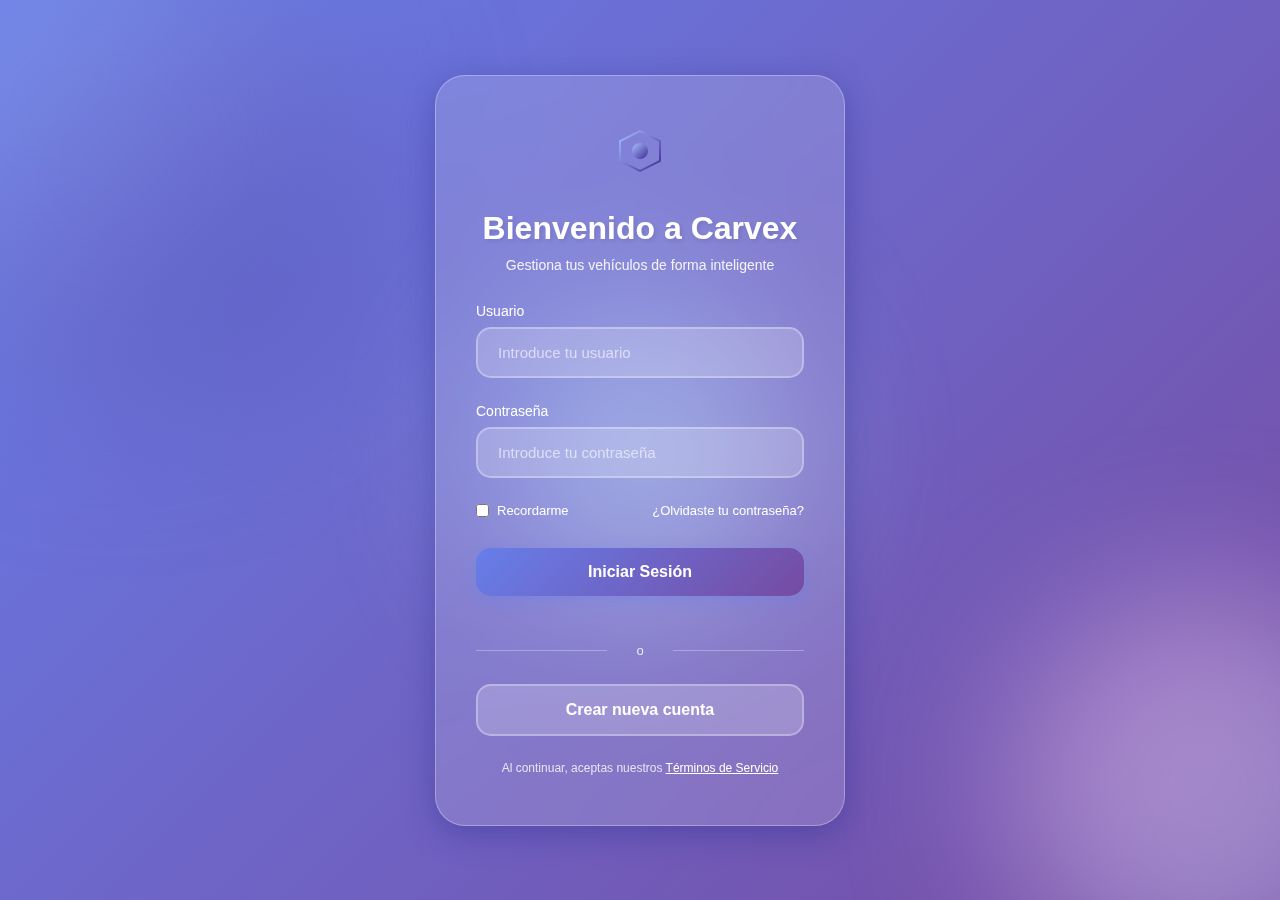
<file: index.html>
<!DOCTYPE html>
<html lang="es">
<head>
    <meta charset="UTF-8">
    <meta name="viewport" content="width=device-width, initial-scale=1.0">
    <title>Carvex - Inicio de Sesión</title>
    <link rel="stylesheet" href="css/login.css">
</head>
<body>
    <div class="background">
        <div class="shape"></div>
        <div class="shape"></div>
        <div class="shape"></div>
    </div>

    <div class="container">
        <div class="login-card">
            <div class="logo">
                <svg width="60" height="60" viewBox="0 0 60 60" fill="none" xmlns="http://www.w3.org/2000/svg">
                    <path d="M30 5L50 15V35L30 45L10 35V15L30 5Z" stroke="url(#gradient)" stroke-width="2" fill="none"/>
                    <circle cx="30" cy="25" r="8" fill="url(#gradient)"/>
                    <defs>
                        <linearGradient id="gradient" x1="0%" y1="0%" x2="100%" y2="100%">
                            <stop offset="0%" style="stop-color:#a8c0ff;stop-opacity:1" />
                            <stop offset="100%" style="stop-color:#3f2b96;stop-opacity:1" />
                        </linearGradient>
                    </defs>
                </svg>
            </div>

            <h1>Bienvenido a Carvex</h1>
            <p class="subtitle">Gestiona tus vehículos de forma inteligente</p>

            <form id="loginForm">
                <div class="input-group">
                    <label for="username">Usuario</label>
                    <input type="text" id="username" name="username" required placeholder="Introduce tu usuario">
                </div>

                <div class="input-group">
                    <label for="password">Contraseña</label>
                    <input type="password" id="password" name="password" required placeholder="Introduce tu contraseña">
                </div>

                <div class="remember-forgot">
                    <label class="remember">
                        <input type="checkbox" id="remember">
                        <span>Recordarme</span>
                    </label>
                    <a href="#" class="forgot">¿Olvidaste tu contraseña?</a>
                </div>

                <button type="submit" class="login-btn">Iniciar Sesión</button>

                <div class="divider">
                    <span>o</span>
                </div>

                <button type="button" class="register-btn" id="registerBtn">Crear nueva cuenta</button>
            </form>

            <div class="footer-text">
                <p>Al continuar, aceptas nuestros <a href="#">Términos de Servicio</a></p>
            </div>
        </div>
    </div>

    <script src="js/login.js"></script>
</body>
</html>
</file>
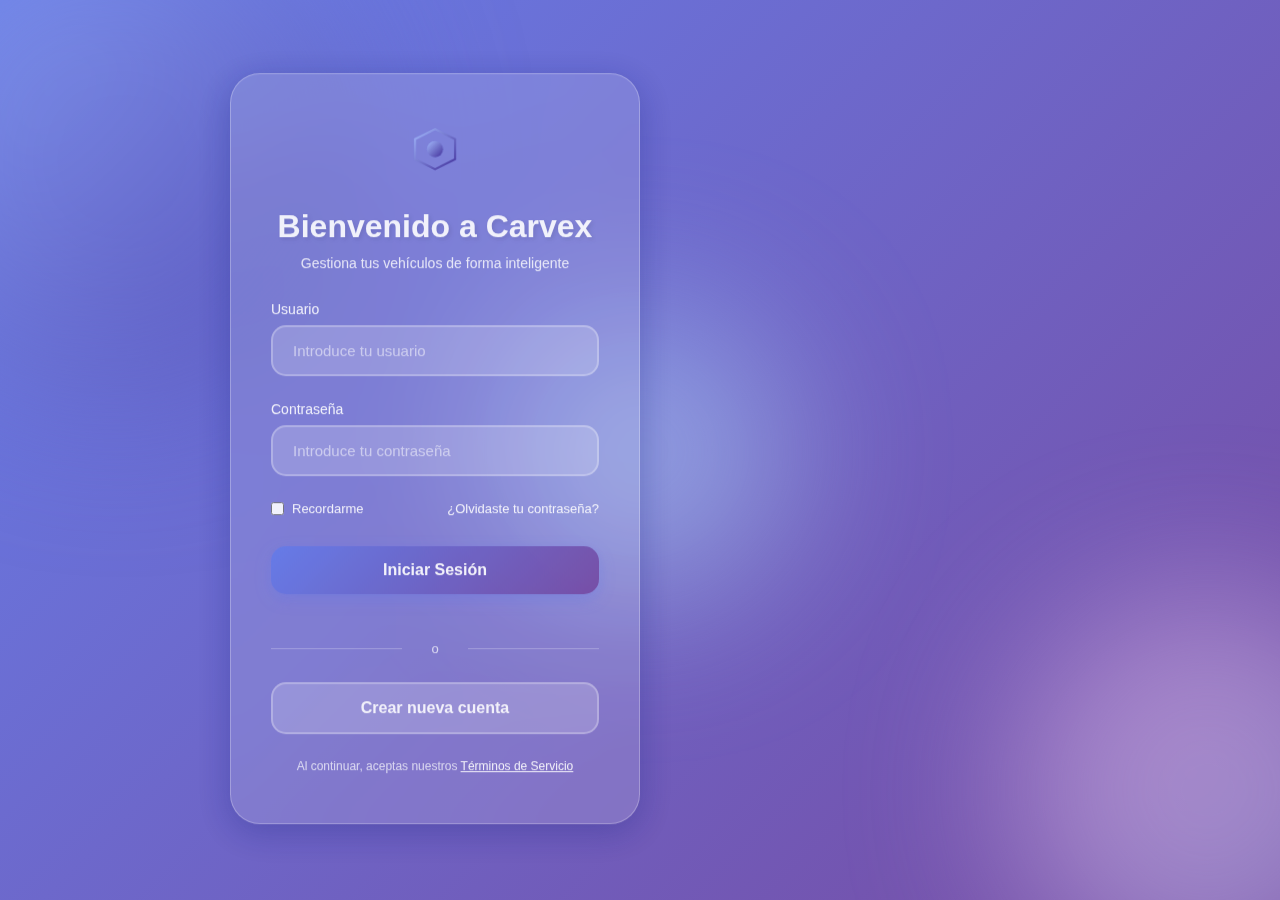
<file: dashboard.html>
<!DOCTYPE html>
<html lang="es">
<head>
    <meta charset="UTF-8">
    <meta name="viewport" content="width=device-width, initial-scale=1.0">
    <title>Carvex - Dashboard</title>
    <link rel="stylesheet" href="css/dashboard.css">
</head>
<body>
    <!-- Navbar -->
    <nav class="navbar">
        <div class="nav-container">
            <div class="nav-brand">
                <svg width="40" height="40" viewBox="0 0 60 60" fill="none" xmlns="http://www.w3.org/2000/svg">
                    <path d="M30 5L50 15V35L30 45L10 35V15L30 5Z" stroke="white" stroke-width="2" fill="none"/>
                    <circle cx="30" cy="25" r="8" fill="white"/>
                </svg>
                <span>Carvex</span>
            </div>
            <div class="nav-user">
                <span id="userGreeting">Bienvenido</span>
                <button class="logout-btn" id="logoutBtn">Cerrar Sesión</button>
            </div>
        </div>
    </nav>

    <!-- Main Content -->
    <div class="container">
        <!-- Stats Cards -->
        <div class="stats-grid">
            <div class="stat-card">
                <div class="stat-icon" style="background: linear-gradient(135deg, #667eea 0%, #764ba2 100%);">
                    <svg width="30" height="30" fill="white" viewBox="0 0 24 24">
                        <path d="M18.92 6.01C18.72 5.42 18.16 5 17.5 5h-11c-.66 0-1.21.42-1.42 1.01L3 12v8c0 .55.45 1 1 1h1c.55 0 1-.45 1-1v-1h12v1c0 .55.45 1 1 1h1c.55 0 1-.45 1-1v-8l-2.08-5.99zM6.5 16c-.83 0-1.5-.67-1.5-1.5S5.67 13 6.5 13s1.5.67 1.5 1.5S7.33 16 6.5 16zm11 0c-.83 0-1.5-.67-1.5-1.5s.67-1.5 1.5-1.5 1.5.67 1.5 1.5-.67 1.5-1.5 1.5zM5 11l1.5-4.5h11L19 11H5z"/>
                    </svg>
                </div>
                <div class="stat-info">
                    <h3 id="totalVehicles">0</h3>
                    <p>Vehículos Totales</p>
                </div>
            </div>

            <div class="stat-card">
                <div class="stat-icon" style="background: linear-gradient(135deg, #f093fb 0%, #f5576c 100%);">
                    <svg width="30" height="30" fill="white" viewBox="0 0 24 24">
                        <path d="M12 2C6.48 2 2 6.48 2 12s4.48 10 10 10 10-4.48 10-10S17.52 2 12 2zm-2 15l-5-5 1.41-1.41L10 14.17l7.59-7.59L19 8l-9 9z"/>
                    </svg>
                </div>
                <div class="stat-info">
                    <h3 id="activeVehicles">0</h3>
                    <p>ITV al Día</p>
                </div>
            </div>

            <div class="stat-card">
                <div class="stat-icon" style="background: linear-gradient(135deg, #fbc2eb 0%, #a6c1ee 100%);">
                    <svg width="30" height="30" fill="white" viewBox="0 0 24 24">
                        <path d="M12 2C6.48 2 2 6.48 2 12s4.48 10 10 10 10-4.48 10-10S17.52 2 12 2zm0 18c-4.41 0-8-3.59-8-8s3.59-8 8-8 8 3.59 8 8-3.59 8-8 8zm-1-13h2v6h-2zm0 8h2v2h-2z"/>
                    </svg>
                </div>
                <div class="stat-info">
                    <h3 id="pendingITV">0</h3>
                    <p>ITV Pendientes</p>
                </div>
            </div>
        </div>

        <!-- Action Section -->
        <div class="action-section">
            <h2>Mis Vehículos</h2>
            <button class="add-btn" id="addVehicleBtn">
                <svg width="20" height="20" fill="white" viewBox="0 0 24 24">
                    <path d="M19 13h-6v6h-2v-6H5v-2h6V5h2v6h6v2z"/>
                </svg>
                Añadir Vehículo
            </button>
        </div>

        <!-- Vehicles Grid -->
        <div class="vehicles-grid" id="vehiclesGrid">
            <!-- Los vehículos se cargarán dinámicamente aquí -->
        </div>

        <!-- Empty State -->
        <div class="empty-state" id="emptyState">
            <svg width="120" height="120" fill="none" viewBox="0 0 24 24" stroke="currentColor">
                <path stroke-linecap="round" stroke-linejoin="round" stroke-width="1" d="M19 11H5m14 0a2 2 0 012 2v6a2 2 0 01-2 2H5a2 2 0 01-2-2v-6a2 2 0 012-2m14 0V9a2 2 0 00-2-2M5 11V9a2 2 0 012-2m0 0V5a2 2 0 012-2h6a2 2 0 012 2v2M7 7h10"/>
            </svg>
            <h3>No tienes vehículos registrados</h3>
            <p>Comienza añadiendo tu primer vehículo</p>
        </div>
    </div>

    <!-- Modal para añadir/editar vehículo -->
    <div class="modal" id="vehicleModal">
        <div class="modal-content">
            <div class="modal-header">
                <h2 id="modalTitle">Añadir Vehículo</h2>
                <button class="close-btn" id="closeModal">&times;</button>
            </div>
            <form id="vehicleForm">
                <div class="form-grid">
                    <div class="form-group">
                        <label for="brand">Marca</label>
                        <input type="text" id="brand" required placeholder="Ej: Toyota">
                    </div>

                    <div class="form-group">
                        <label for="model">Modelo</label>
                        <input type="text" id="model" required placeholder="Ej: Corolla">
                    </div>

                    <div class="form-group">
                        <label for="year">Año</label>
                        <input type="number" id="year" required placeholder="Ej: 2020" min="1900" max="2099">
                    </div>

                    <div class="form-group">
                        <label for="plate">Matrícula</label>
                        <input type="text" id="plate" required placeholder="Ej: 1234ABC">
                    </div>

                    <div class="form-group">
                        <label for="color">Color</label>
                        <input type="text" id="color" placeholder="Ej: Rojo">
                    </div>

                    <div class="form-group">
                        <label for="km">Kilometraje</label>
                        <input type="number" id="km" placeholder="Ej: 50000" min="0">
                    </div>

                    <div class="form-group full-width">
                        <label for="lastITV">Última ITV</label>
                        <input type="date" id="lastITV">
                    </div>

                    <div class="form-group full-width">
                        <label for="nextITV">Próxima ITV</label>
                        <input type="date" id="nextITV" required>
                    </div>

                    <div class="form-group full-width">
                        <label for="notes">Notas</label>
                        <textarea id="notes" rows="3" placeholder="Añade notas adicionales sobre el vehículo..."></textarea>
                    </div>
                </div>

                <div class="form-actions">
                    <button type="button" class="cancel-btn" id="cancelBtn">Cancelar</button>
                    <button type="submit" class="submit-btn">Guardar</button>
                </div>
            </form>
        </div>
    </div>

    <script src="js/dashboard.js"></script>
</body>
</html>
</file>
<file: css/login.css>
* {
    margin: 0;
    padding: 0;
    box-sizing: border-box;
}

body {
    font-family: 'Segoe UI', Tahoma, Geneva, Verdana, sans-serif;
    overflow: hidden;
    background: linear-gradient(135deg, #667eea 0%, #764ba2 100%);
    min-height: 100vh;
    display: flex;
    align-items: center;
    justify-content: center;
}

.background {
    position: fixed;
    width: 100vw;
    height: 100vh;
    top: 0;
    left: 0;
    overflow: hidden;
    z-index: 0;
}

.shape {
    position: absolute;
    border-radius: 50%;
    filter: blur(80px);
    opacity: 0.5;
    animation: float 20s infinite ease-in-out;
}

.shape:nth-child(1) {
    width: 500px;
    height: 500px;
    background: linear-gradient(135deg, #a8c0ff 0%, #3f2b96 100%);
    top: -10%;
    left: -10%;
    animation-delay: 0s;
}

.shape:nth-child(2) {
    width: 400px;
    height: 400px;
    background: linear-gradient(135deg, #fbc2eb 0%, #a6c1ee 100%);
    bottom: -10%;
    right: -10%;
    animation-delay: 5s;
}

.shape:nth-child(3) {
    width: 300px;
    height: 300px;
    background: linear-gradient(135deg, #a1c4fd 0%, #c2e9fb 100%);
    top: 50%;
    left: 50%;
    transform: translate(-50%, -50%);
    animation-delay: 10s;
}

@keyframes float {
    0%, 100% {
        transform: translate(0, 0) scale(1);
    }
    25% {
        transform: translate(50px, -50px) scale(1.1);
    }
    50% {
        transform: translate(-30px, 30px) scale(0.9);
    }
    75% {
        transform: translate(40px, 40px) scale(1.05);
    }
}

.container {
    position: relative;
    z-index: 1;
    width: 100%;
    max-width: 450px;
    padding: 20px;
}

.login-card {
    background: rgba(255, 255, 255, 0.15);
    backdrop-filter: blur(20px);
    border-radius: 30px;
    padding: 50px 40px;
    border: 1px solid rgba(255, 255, 255, 0.3);
    box-shadow: 0 8px 32px 0 rgba(31, 38, 135, 0.37);
    animation: slideUp 0.6s ease-out;
}

@keyframes slideUp {
    from {
        opacity: 0;
        transform: translateY(50px);
    }
    to {
        opacity: 1;
        transform: translateY(0);
    }
}

.logo {
    text-align: center;
    margin-bottom: 20px;
    animation: pulse 2s infinite;
}

@keyframes pulse {
    0%, 100% {
        transform: scale(1);
    }
    50% {
        transform: scale(1.05);
    }
}

h1 {
    color: white;
    text-align: center;
    font-size: 32px;
    font-weight: 700;
    margin-bottom: 10px;
    text-shadow: 2px 2px 4px rgba(0, 0, 0, 0.1);
}

.subtitle {
    color: rgba(255, 255, 255, 0.9);
    text-align: center;
    font-size: 14px;
    margin-bottom: 30px;
    font-weight: 300;
}

.input-group {
    margin-bottom: 25px;
}

.input-group label {
    display: block;
    color: white;
    font-size: 14px;
    margin-bottom: 8px;
    font-weight: 500;
}

.input-group input {
    width: 100%;
    padding: 15px 20px;
    border: 2px solid rgba(255, 255, 255, 0.3);
    border-radius: 15px;
    background: rgba(255, 255, 255, 0.2);
    color: white;
    font-size: 15px;
    transition: all 0.3s ease;
    outline: none;
}

.input-group input::placeholder {
    color: rgba(255, 255, 255, 0.6);
}

.input-group input:focus {
    border-color: rgba(255, 255, 255, 0.6);
    background: rgba(255, 255, 255, 0.25);
    transform: translateY(-2px);
    box-shadow: 0 5px 15px rgba(0, 0, 0, 0.2);
}

.remember-forgot {
    display: flex;
    justify-content: space-between;
    align-items: center;
    margin-bottom: 30px;
    font-size: 13px;
}

.remember {
    display: flex;
    align-items: center;
    color: white;
    cursor: pointer;
}

.remember input {
    margin-right: 8px;
    cursor: pointer;
}

.forgot {
    color: white;
    text-decoration: none;
    transition: opacity 0.3s ease;
}

.forgot:hover {
    opacity: 0.8;
    text-decoration: underline;
}

.login-btn, .register-btn {
    width: 100%;
    padding: 15px;
    border: none;
    border-radius: 15px;
    font-size: 16px;
    font-weight: 600;
    cursor: pointer;
    transition: all 0.3s ease;
    position: relative;
    overflow: hidden;
}

.login-btn {
    background: linear-gradient(135deg, #667eea 0%, #764ba2 100%);
    color: white;
    margin-bottom: 20px;
    box-shadow: 0 5px 15px rgba(102, 126, 234, 0.4);
}

.login-btn:hover {
    transform: translateY(-2px);
    box-shadow: 0 8px 20px rgba(102, 126, 234, 0.6);
}

.login-btn:active {
    transform: translateY(0);
}

.divider {
    text-align: center;
    margin: 25px 0;
    position: relative;
}

.divider::before,
.divider::after {
    content: '';
    position: absolute;
    top: 50%;
    width: 40%;
    height: 1px;
    background: rgba(255, 255, 255, 0.3);
}

.divider::before {
    left: 0;
}

.divider::after {
    right: 0;
}

.divider span {
    color: white;
    background: transparent;
    padding: 0 10px;
    font-size: 13px;
    opacity: 0.8;
}

.register-btn {
    background: rgba(255, 255, 255, 0.2);
    color: white;
    border: 2px solid rgba(255, 255, 255, 0.3);
}

.register-btn:hover {
    background: rgba(255, 255, 255, 0.3);
    transform: translateY(-2px);
}

.footer-text {
    text-align: center;
    margin-top: 25px;
    font-size: 12px;
    color: rgba(255, 255, 255, 0.8);
}

.footer-text a {
    color: white;
    text-decoration: underline;
}

/* Responsive Design */
@media (max-width: 768px) {
    .login-card {
        padding: 40px 30px;
    }

    h1 {
        font-size: 28px;
    }

    .shape {
        filter: blur(60px);
    }
}

@media (max-width: 480px) {
    .container {
        padding: 15px;
    }

    .login-card {
        padding: 30px 20px;
        border-radius: 20px;
    }

    h1 {
        font-size: 24px;
    }

    .subtitle {
        font-size: 13px;
    }
}
</file>
<file: css/dashboard.css>
* {
    margin: 0;
    padding: 0;
    box-sizing: border-box;
}

body {
    font-family: 'Segoe UI', Tahoma, Geneva, Verdana, sans-serif;
    background: linear-gradient(135deg, #667eea 0%, #764ba2 100%);
    min-height: 100vh;
    padding-bottom: 50px;
}

/* Navbar */
.navbar {
    background: rgba(255, 255, 255, 0.15);
    backdrop-filter: blur(20px);
    border-bottom: 1px solid rgba(255, 255, 255, 0.3);
    padding: 15px 0;
    position: sticky;
    top: 0;
    z-index: 100;
    box-shadow: 0 4px 15px rgba(0, 0, 0, 0.1);
}

.nav-container {
    max-width: 1400px;
    margin: 0 auto;
    padding: 0 20px;
    display: flex;
    justify-content: space-between;
    align-items: center;
}

.nav-brand {
    display: flex;
    align-items: center;
    gap: 12px;
    color: white;
    font-size: 24px;
    font-weight: 700;
}

.nav-user {
    display: flex;
    align-items: center;
    gap: 20px;
    color: white;
}

.logout-btn {
    padding: 10px 20px;
    background: rgba(255, 255, 255, 0.2);
    border: 2px solid rgba(255, 255, 255, 0.3);
    border-radius: 10px;
    color: white;
    font-weight: 500;
    cursor: pointer;
    transition: all 0.3s ease;
}

.logout-btn:hover {
    background: rgba(255, 255, 255, 0.3);
    transform: translateY(-2px);
}

/* Container */
.container {
    max-width: 1400px;
    margin: 30px auto;
    padding: 0 20px;
}

/* Stats Grid */
.stats-grid {
    display: grid;
    grid-template-columns: repeat(auto-fit, minmax(280px, 1fr));
    gap: 20px;
    margin-bottom: 40px;
}

.stat-card {
    background: rgba(255, 255, 255, 0.15);
    backdrop-filter: blur(20px);
    border-radius: 20px;
    padding: 25px;
    border: 1px solid rgba(255, 255, 255, 0.3);
    box-shadow: 0 8px 32px 0 rgba(31, 38, 135, 0.37);
    display: flex;
    align-items: center;
    gap: 20px;
    transition: all 0.3s ease;
    animation: fadeIn 0.5s ease-out;
}

.stat-card:hover {
    transform: translateY(-5px);
    box-shadow: 0 12px 40px rgba(0, 0, 0, 0.2);
}

.stat-icon {
    width: 60px;
    height: 60px;
    border-radius: 15px;
    display: flex;
    align-items: center;
    justify-content: center;
    flex-shrink: 0;
}

.stat-info h3 {
    font-size: 32px;
    color: white;
    font-weight: 700;
    margin-bottom: 5px;
}

.stat-info p {
    color: rgba(255, 255, 255, 0.9);
    font-size: 14px;
}

/* Action Section */
.action-section {
    display: flex;
    justify-content: space-between;
    align-items: center;
    margin-bottom: 30px;
}

.action-section h2 {
    color: white;
    font-size: 28px;
    font-weight: 700;
}

.add-btn {
    padding: 12px 25px;
    background: linear-gradient(135deg, #667eea 0%, #764ba2 100%);
    border: none;
    border-radius: 12px;
    color: white;
    font-weight: 600;
    font-size: 15px;
    cursor: pointer;
    display: flex;
    align-items: center;
    gap: 8px;
    transition: all 0.3s ease;
    box-shadow: 0 5px 15px rgba(102, 126, 234, 0.4);
}

.add-btn:hover {
    transform: translateY(-2px);
    box-shadow: 0 8px 20px rgba(102, 126, 234, 0.6);
}

/* Vehicles Grid */
.vehicles-grid {
    display: grid;
    grid-template-columns: repeat(auto-fill, minmax(350px, 1fr));
    gap: 25px;
    margin-bottom: 30px;
}

.vehicle-card {
    background: rgba(255, 255, 255, 0.15);
    backdrop-filter: blur(20px);
    border-radius: 20px;
    padding: 25px;
    border: 1px solid rgba(255, 255, 255, 0.3);
    box-shadow: 0 8px 32px 0 rgba(31, 38, 135, 0.37);
    transition: all 0.3s ease;
    animation: fadeIn 0.5s ease-out;
    position: relative;
    overflow: hidden;
}

.vehicle-card::before {
    content: '';
    position: absolute;
    top: 0;
    left: 0;
    right: 0;
    height: 4px;
    background: linear-gradient(90deg, #667eea 0%, #764ba2 100%);
}

.vehicle-card:hover {
    transform: translateY(-5px);
    box-shadow: 0 12px 40px rgba(0, 0, 0, 0.2);
}

.vehicle-header {
    display: flex;
    justify-content: space-between;
    align-items: start;
    margin-bottom: 20px;
}

.vehicle-title {
    flex: 1;
}

.vehicle-title h3 {
    color: white;
    font-size: 22px;
    font-weight: 700;
    margin-bottom: 5px;
}

.vehicle-title .plate {
    color: rgba(255, 255, 255, 0.8);
    font-size: 14px;
    font-weight: 500;
}

.vehicle-actions {
    display: flex;
    gap: 8px;
}

.edit-btn, .delete-btn {
    width: 35px;
    height: 35px;
    border-radius: 10px;
    border: none;
    cursor: pointer;
    display: flex;
    align-items: center;
    justify-content: center;
    transition: all 0.3s ease;
}

.edit-btn {
    background: rgba(102, 126, 234, 0.3);
    color: white;
}

.edit-btn:hover {
    background: rgba(102, 126, 234, 0.5);
    transform: scale(1.1);
}

.delete-btn {
    background: rgba(245, 87, 108, 0.3);
    color: white;
}

.delete-btn:hover {
    background: rgba(245, 87, 108, 0.5);
    transform: scale(1.1);
}

.vehicle-details {
    display: grid;
    grid-template-columns: repeat(2, 1fr);
    gap: 15px;
    margin-bottom: 20px;
}

.detail-item {
    color: white;
}

.detail-item label {
    display: block;
    font-size: 12px;
    opacity: 0.8;
    margin-bottom: 4px;
}

.detail-item span {
    font-size: 15px;
    font-weight: 600;
}

.itv-status {
    padding: 15px;
    border-radius: 12px;
    text-align: center;
    font-weight: 600;
}

.itv-status.valid {
    background: rgba(102, 234, 126, 0.2);
    border: 1px solid rgba(102, 234, 126, 0.3);
    color: #a8ffb8;
}

.itv-status.warning {
    background: rgba(255, 193, 7, 0.2);
    border: 1px solid rgba(255, 193, 7, 0.3);
    color: #ffd54f;
}

.itv-status.expired {
    background: rgba(245, 87, 108, 0.2);
    border: 1px solid rgba(245, 87, 108, 0.3);
    color: #ff6b8a;
}

.vehicle-notes {
    margin-top: 15px;
    padding: 12px;
    background: rgba(255, 255, 255, 0.1);
    border-radius: 10px;
    color: rgba(255, 255, 255, 0.9);
    font-size: 13px;
    line-height: 1.5;
}

/* Empty State */
.empty-state {
    display: none;
    flex-direction: column;
    align-items: center;
    justify-content: center;
    padding: 80px 20px;
    text-align: center;
    color: white;
}

.empty-state.show {
    display: flex;
}

.empty-state svg {
    opacity: 0.5;
    margin-bottom: 20px;
}

.empty-state h3 {
    font-size: 24px;
    margin-bottom: 10px;
}

.empty-state p {
    opacity: 0.8;
    font-size: 16px;
}

/* Modal */
.modal {
    display: none;
    position: fixed;
    top: 0;
    left: 0;
    width: 100%;
    height: 100%;
    background: rgba(0, 0, 0, 0.6);
    backdrop-filter: blur(5px);
    z-index: 1000;
    align-items: center;
    justify-content: center;
    animation: fadeIn 0.3s ease-out;
}

.modal.show {
    display: flex;
}

.modal-content {
    background: rgba(255, 255, 255, 0.95);
    border-radius: 25px;
    width: 90%;
    max-width: 600px;
    max-height: 90vh;
    overflow-y: auto;
    box-shadow: 0 20px 60px rgba(0, 0, 0, 0.3);
    animation: slideUp 0.3s ease-out;
}

.modal-header {
    display: flex;
    justify-content: space-between;
    align-items: center;
    padding: 25px 30px;
    border-bottom: 1px solid rgba(102, 126, 234, 0.2);
}

.modal-header h2 {
    color: #667eea;
    font-size: 24px;
}

.close-btn {
    width: 35px;
    height: 35px;
    border-radius: 50%;
    border: none;
    background: rgba(102, 126, 234, 0.1);
    color: #667eea;
    font-size: 24px;
    cursor: pointer;
    transition: all 0.3s ease;
    display: flex;
    align-items: center;
    justify-content: center;
}

.close-btn:hover {
    background: rgba(102, 126, 234, 0.2);
    transform: rotate(90deg);
}

#vehicleForm {
    padding: 30px;
}

.form-grid {
    display: grid;
    grid-template-columns: repeat(2, 1fr);
    gap: 20px;
    margin-bottom: 25px;
}

.form-group {
    display: flex;
    flex-direction: column;
}

.form-group.full-width {
    grid-column: 1 / -1;
}

.form-group label {
    color: #333;
    font-size: 14px;
    font-weight: 600;
    margin-bottom: 8px;
}

.form-group input,
.form-group textarea {
    padding: 12px 15px;
    border: 2px solid rgba(102, 126, 234, 0.2);
    border-radius: 10px;
    font-size: 15px;
    transition: all 0.3s ease;
    outline: none;
    font-family: inherit;
}

.form-group input:focus,
.form-group textarea:focus {
    border-color: #667eea;
    box-shadow: 0 0 0 3px rgba(102, 126, 234, 0.1);
}

.form-group textarea {
    resize: vertical;
}

.form-actions {
    display: flex;
    gap: 15px;
    justify-content: flex-end;
}

.cancel-btn, .submit-btn {
    padding: 12px 30px;
    border: none;
    border-radius: 10px;
    font-weight: 600;
    font-size: 15px;
    cursor: pointer;
    transition: all 0.3s ease;
}

.cancel-btn {
    background: rgba(102, 126, 234, 0.1);
    color: #667eea;
}

.cancel-btn:hover {
    background: rgba(102, 126, 234, 0.2);
}

.submit-btn {
    background: linear-gradient(135deg, #667eea 0%, #764ba2 100%);
    color: white;
    box-shadow: 0 5px 15px rgba(102, 126, 234, 0.3);
}

.submit-btn:hover {
    transform: translateY(-2px);
    box-shadow: 0 8px 20px rgba(102, 126, 234, 0.4);
}

/* Animations */
@keyframes fadeIn {
    from {
        opacity: 0;
    }
    to {
        opacity: 1;
    }
}

@keyframes slideUp {
    from {
        opacity: 0;
        transform: translateY(50px);
    }
    to {
        opacity: 1;
        transform: translateY(0);
    }
}

/* Responsive */
@media (max-width: 768px) {
    .stats-grid {
        grid-template-columns: 1fr;
    }

    .vehicles-grid {
        grid-template-columns: 1fr;
    }

    .action-section {
        flex-direction: column;
        align-items: flex-start;
        gap: 15px;
    }

    .form-grid {
        grid-template-columns: 1fr;
    }

    .modal-content {
        width: 95%;
        margin: 20px;
    }

    .vehicle-details {
        grid-template-columns: 1fr;
    }
}

/* Scrollbar */
::-webkit-scrollbar {
    width: 10px;
}

::-webkit-scrollbar-track {
    background: rgba(255, 255, 255, 0.1);
}

::-webkit-scrollbar-thumb {
    background: rgba(255, 255, 255, 0.3);
    border-radius: 5px;
}

::-webkit-scrollbar-thumb:hover {
    background: rgba(255, 255, 255, 0.5);
}
</file>
